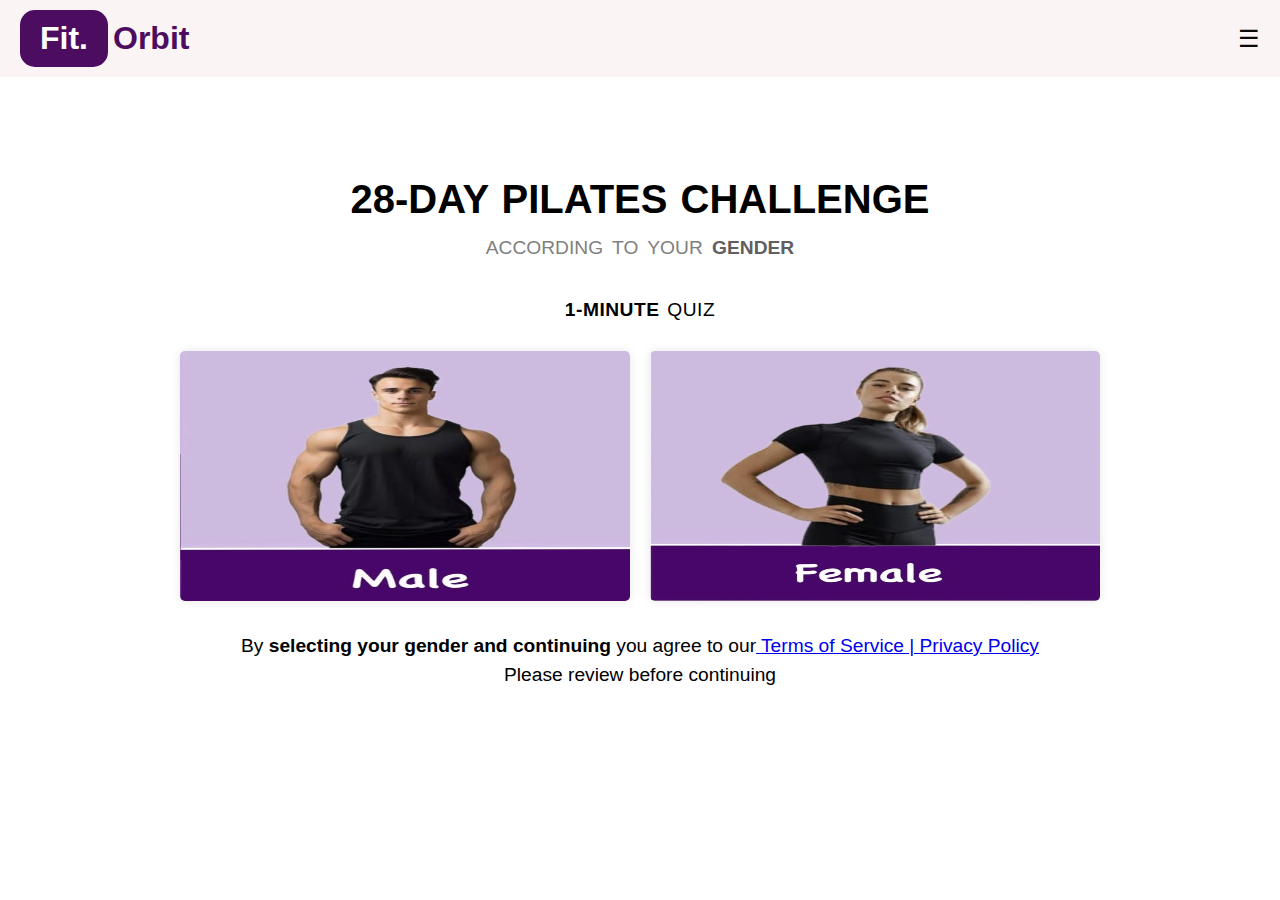
<file: public/index.html>
<!DOCTYPE html>
<html lang="en">
<head>
    <meta charset="UTF-8">
    <meta name="viewport" content="width=device-width, initial-scale=1.0">
    <title>Document</title>
    <link rel="stylesheet" href="style.css">
</head>
<body>
    <nav class="navbar">
        <div class="navbar-brand">
            <a href="#" class="logo-text">
                <span class="logo-fit">Fit.</span><span class="logo-orbit">Orbit</span>
            </a>
        </div>
        <button class="navbar-toggler" id="navbarToggler">
            <span class="navbar-toggler-icon">&#9776;</span>
        </button>
        <div class="navbar-collapse" id="navbarCollapse">
            <button class="close-btn" id="closeBtn">&times;</button> <!-- Added close button here -->
            <ul class="navbar-nav">
                <li id="faq"><a href="#">Docs</a></li>
                <li id="faq1"><a href="#">FAQ</a></li>
                <li id="faq1"><a href="#">Terms and Condition</a></li>
                <!-- <li id="faq1"><a href="#">Privacy Policy</a></li> -->
                <li id="faq1"><a href="#">Subscription Policy</a></li>
                <li id="faq1"><a href="#">Money-Back Policy</a></li>
                <li id="faq1"><a href="#">Contact</a></li>
                <!-- <li id="faq1"><a href="#">e-Privacy Settings</a></li> -->
            </ul>
        </div>
    </nav>
    <main>
        <section class="hero">
            <div class="container">
                <h2>28-DAY PILATES CHALLENGE</h2>
                <p>ACCORDING TO YOUR <b style="color: rgb(96, 94, 94);">GENDER</b></p>
                <p style="color: black;word-spacing: 2px;letter-spacing: 0.5px;"><b>1-MINUTE</b> QUIZ</p>
            </div>
        </section>

        <section class="img-home" style="margin-top: -130px;">
            <div class="container">
                <div class="img_i">
                    <a href="ques_1.html"><img src="./i4.jpg"/></a>
                </div>
                <div class="img_i">
                    <a href="ques_1.html"><img src="./i3.jpg"/></a>
                </div>
            </div>
        </section>

        <footer style="margin-top: -50px;">
            <div class="container">
                <p>By <b>selecting your gender and continuing </b>you agree to our<a href="#"> Terms of Service  |  Privacy Policy</a></p>
                <p style="margin-top: 7px;">Please review before continuing</p>
            </div>
        </footer>
    </main>

    <script src="script.js"></script>

</body>
</html>
</file>
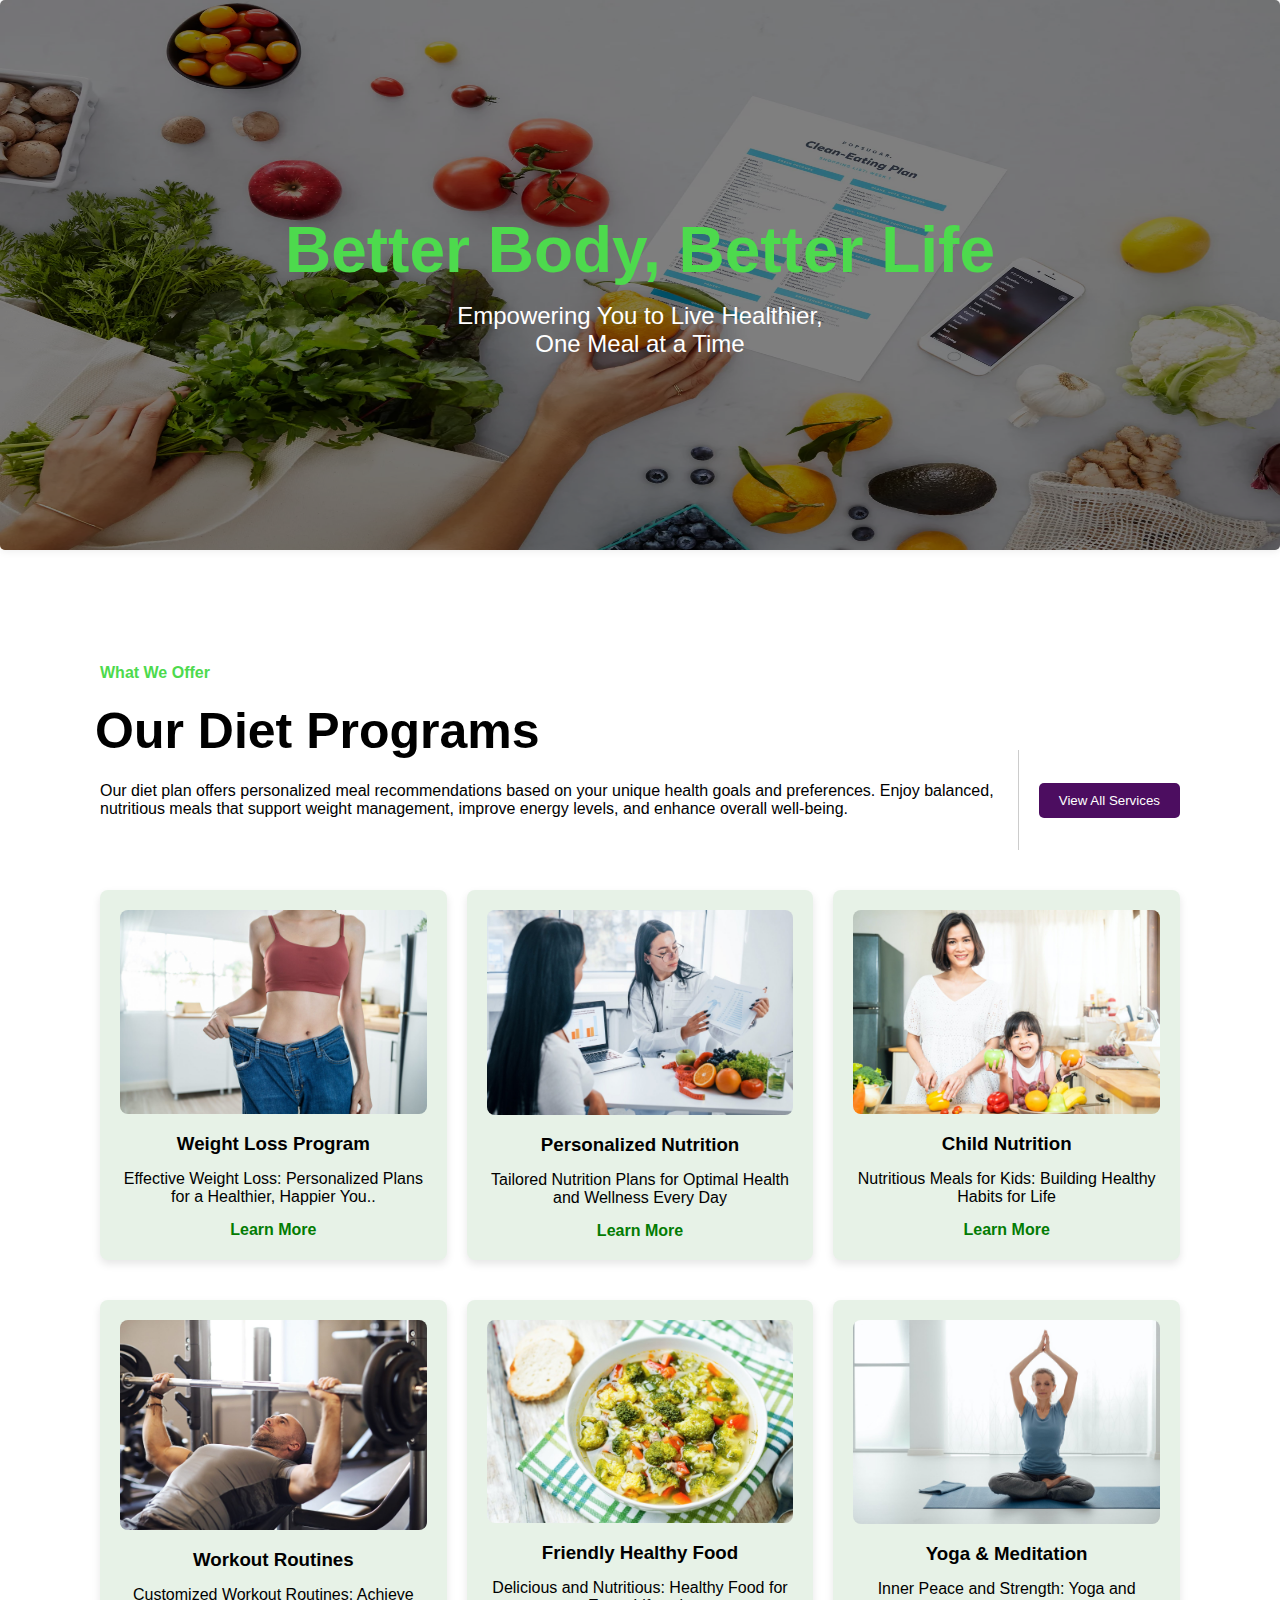
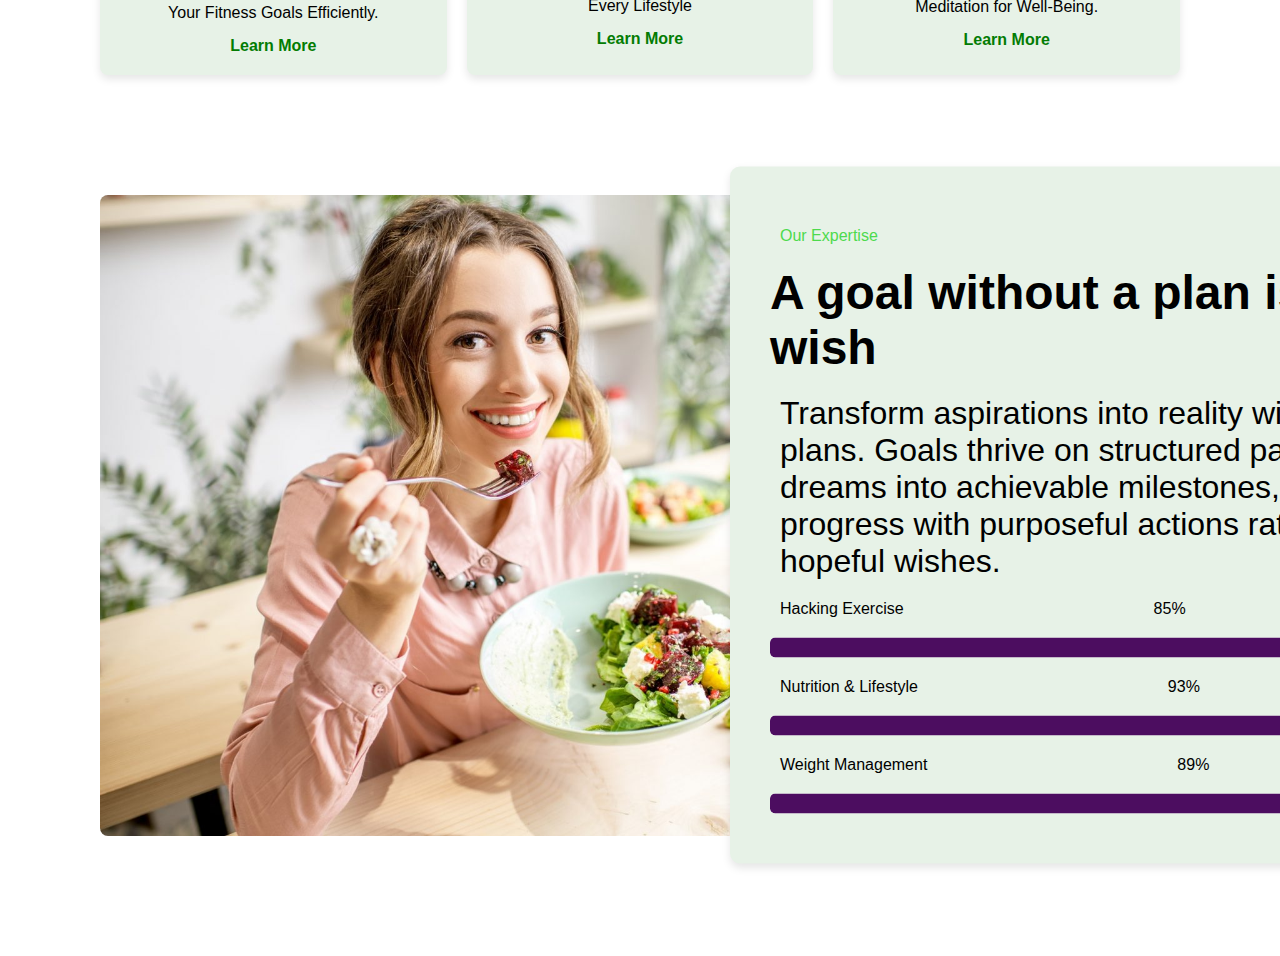
<file: public/Service.html>
<!DOCTYPE html>
<html lang="en">

<head>
    <meta charset="UTF-8">
    <meta name="viewport" content="width=device-width, initial-scale=1.0">
    <title>BetterUs</title>
    <link rel="stylesheet" href="style2.css">
</head>

<body>
    <!-- service -->
    <section class="service">
        <div class="container">
            <div class="service-item">
                <div class="img_wrapper">
                    <img class="img_service" src="i5.webp" />
                    <div class="overlay">
                        <div class="text">
                            <h2>Better Body, Better Life</h2>
                            <p>Empowering You to Live Healthier, <br>One Meal at a Time</p>
                        </div>
                    </div>
                </div>
            </div>

            <div class="service-item">
                <div class="service-item">
                    <div class="section-two">

                        <div class="service-section-two">
                            <p><b style="color:rgb(77, 218, 77); ;">What We Offer</b></p>
                            <h1>Our Diet Programs</h1>
                            <div class="row">
                                <p class="second-p">Our diet plan offers personalized meal recommendations based on your unique health goals and preferences. Enjoy balanced, nutritious meals that support weight management, improve energy levels, and enhance overall well-being.
                                </p>
                                <div class="vertical-line"></div>
                                <button class="service-section-two-btn">View All Services</button>
                            </div>
                        </div>

                        <div class="service-section-two-div">
                            <div class="grid-container">

                                <div class="grid-item">
                                    <img src="i6.jpg" alt="Service 1">
                                    <h3>Weight Loss Program</h3>
                                    <p>Effective Weight Loss: Personalized Plans for a Healthier, Happier You..</p>
                                    <a href="#">Learn More</a>
                                </div>

                                <div class="grid-item">
                                    <img src="i7.jpg" alt="Service 2">
                                    <h3>Personalized Nutrition</h3>
                                    <p>Tailored Nutrition Plans for Optimal Health and Wellness Every Day</p>
                                    <a href="#">Learn More</a>
                                </div>

                                <div class="grid-item">
                                    <img src="i8.jpg" alt="Service 3">
                                    <h3>Child Nutrition</h3>
                                    <p>Nutritious Meals for Kids: Building Healthy Habits for Life</p>
                                    <a href="#">Learn More</a>
                                </div>
                            </div>
                            <div class="grid-container">
                                <div class="grid-item">
                                    <img src="i9.jpg" alt="Service 4">
                                    <h3>Workout Routines</h3>
                                    <p>Customized Workout Routines: Achieve Your Fitness Goals Efficiently.</p>
                                    <a href="#">Learn More</a>
                                </div>

                                <div class="grid-item">
                                    <img src="i10.jpg" alt="Service 5">
                                    <h3>Friendly Healthy Food</h3>
                                    <p>Delicious and Nutritious: Healthy Food for Every Lifestyle</p>
                                    <a href="#">Learn More</a>
                                </div>

                                <div class="grid-item">
                                    <img src="i11.jpg" alt="Service 6">
                                    <h3>Yoga & Meditation</h3>
                                    <p>Inner Peace and Strength: Yoga and Meditation for Well-Being.</p>
                                    <a href="#">Learn More</a>
                                </div>
                            </div>
                        </div>
                    </div>
                </div>
            </div>


            <div class="service-item">
                <div class="service-section-three">
                    <div class="image-container">
                        <img src="i12.jpg" alt="Service Image" class="service-image">
                    </div>
                    <div class="details-container">
                        <p style="color: rgb(77, 218, 77);">Our Expertise</p>
                        <h1>A goal without a plan is just a wish</h1>
                        <p style="font-size: 2rem;">Transform aspirations into reality with strategic plans. Goals thrive on structured paths, turning dreams into achievable milestones, driving progress with purposeful actions rather than mere hopeful wishes.</p>
                        <div class="progress-bar-container">
                            <p style="text-wrap: nowrap;">Hacking Exercise<span style="display: inline;margin-left: 250px; width: 85%;">85%</span></p>
                            <div class="progress-bar">
                                <div class="progress" style="width: 70%;"></div>
                            </div>
                            <p style="text-wrap: nowrap;">Nutrition & Lifestyle<span style="display: inline;margin-left: 250px;">93%</span></p>
                            <div class="progress-bar">
                                <div class="progress" style="width: 93%;"></div>
                            </div>
                            <p style="text-wrap: nowrap;">Weight Management<span style="display: inline;margin-left: 250px;">89%</span></p>
                            <div class="progress-bar">
                                <div class="progress" style="width: 89%;"></div>
                            </div>
                        </div>
                    </div>
                </div>
            </div>


        </div>
    </section>
</body>

</html>
</file>
<file: public/style.css>
/* Resetting some default styles */
body {
    overflow-x: hidden;
  }
* {
    margin: 0;
    padding: 0;
    box-sizing: border-box;
}

body {
    font-family: Arial, sans-serif;
}

/* Navbar styles */
.navbar {
    display: flex;
    justify-content: space-between;
    align-items: center;
    background-color: #faf4f4;
    color: white;
    padding: 10px 20px;
}

.navbar-brand .logo-text {
    display: flex;
    align-items: center;
    text-decoration: none;
}

.navbar-brand .logo-fit {
    display: inline-block;
    padding: 10px 20px;
    background-color: rgb(76, 13, 96);
    color: white;
    border-radius: 15px;
    font-weight: bold;
    font-size: 2rem;
}

.navbar-brand .logo-orbit {
    color: rgb(76, 13, 96);
    font-weight: bold;
    font-size: 2rem;
    margin-left: 5px;
}

.navbar-toggler {
    cursor: pointer;
    background: none;
    border: none;
    font-size: 1.5rem;
    color: rgb(10, 9, 9);
}

.navbar-toggler:focus {
    outline: none;
}

.navbar-toggler-icon {
    display: block;
}

.navbar-collapse {
    position: fixed;
    top: 0;
    right: 0;
    height: 100%;
    width: 300px; /* Adjust width as needed */
    background-color:  rgb(76, 13, 96);
    transform: translateX(100%);
    transition: transform 0.3s ease;
    overflow-y: auto; /* Enable scrolling if content exceeds height */
    padding: 20px; /* Add padding for content */
    z-index: 1000; /* Ensure it appears above other content */
}

.navbar-collapse.active {
    transform: translateX(0);
}

.navbar-nav {
    list-style-type: none;
    padding: 0;
}

.navbar-nav li {
    margin-bottom: 15px;
}

.navbar-nav a {
    color: white;
    text-decoration: none;
    font-size: 1.5rem;
}

.navbar-nav a:hover {
    color: rgb(208, 227, 240);
}
#faq a {
    color: white;
    text-decoration: none;
    font-size: 3rem; /* Adjust font size as needed */
}
#faq1 {
    margin-top: 20px; /* Adjust top margin as needed */
    margin-bottom: 40px; /* Adjust bottom margin as needed */
}

#faq1 a {
    color: white;
    text-decoration: none;
    font-size: 1.2rem; /* Adjust font size as needed */
}

#faq1 a:hover {
    color: #58a;
}
#faq {
    margin-bottom: 50px; /* Add 50px space below the FAQ li */
    border-bottom: 1px solid #ccc; /* Thin gray line */
    padding-bottom:18px; /* Add padding below the line */
    margin-top: 20px;
}

#faq a:hover {
    color: rgb(216, 228, 236);
}
/* Styles for the close button */
.close-btn {
    background: none;
    border: none;
    color: white;
    font-size: 2rem;
    position: absolute;
    top: 10px;
    right: 20px;
    cursor: pointer;
}

.close-btn:focus {
    outline: none;
}

/* main */
.hero {
    background-color: white;
    color:black;
    padding: 100px 0;
    text-align: center;
}

.hero h2 {
    font-size: 2.5rem;
    word-spacing: 2px;
    margin-bottom: 15px;
}

.hero p {
    color: grey;
    word-spacing: 4px;
    font-size: 1.2rem;
    margin-bottom: 40px;
}

/* Image Home Section */
.img-home {
    padding: 20px 0;
    text-align: center;
}

.img-home .container {
    display: flex;
    justify-content: center;
    flex-wrap: wrap;
    align-items: center;
    gap: 20px; 
}

.img-home .img_i {
    flex: 0 1 auto; 
}

.img-home img {
    height: 250px;
    width: 450px;
    border-radius: 5px;
    box-shadow: 0 0 10px rgba(0, 0, 0, 0.1);
    transition: transform 0.3s ease;
}

.img-home img:hover {
    transform: scale(0.95);
}


/* Footer styles */
footer {
    color:black;
    padding: 60px 0;
    text-align: center;
}

footer p {
    font-size: 1.2rem;
}


/* service */

.service .service-item {
    position: relative;
    margin-bottom: 40px;
}

.img-wrapper {
    text-align: center;
    position: relative;
    display: inline-block;
}

.img_service {
    width: 100%;
    height: 350px;
    border-radius: 5px;
    box-shadow: 0 0 10px rgba(0, 0, 0, 0.1);
}

.overlay {
    position: absolute;
    top: 0;
    left: 0;
    width: 100%;
    height: 350px;
    background: rgba(0, 0, 0, 0.5);
    display: flex;
    justify-content: center;
    align-items: center;
    border-radius: 5px;
    padding: 20px;
    box-sizing: border-box;
}

.text {
    text-align: center;
}

.text h2 {
    color:rgb(77, 218, 77);
    font-size: 4rem;
    margin-top: 20px;
}

.text p {
    color: white;
    font-size: 1.5rem;
    margin-top: 15px;
}


.service .service-item {
    margin-bottom: 100px;
}

.section-two {
    display: flex;
    flex-direction: column;
    padding: 0 100px;
}


.service-section-two p {
    margin: 10px 0;
}

.service-section-two h1 {
    margin: 20px -5px -10px; /* Add space above and below the h1 */
    font-size: 50px;
}

.row {
    display: flex;
    justify-content: center;
    align-items: center;
    width: 100%;
}

.second-p {
    flex: 1;
    text-align: left;
    margin-right: 20px;
}

.vertical-line {
    width: 1px;
    height: 100px;
    background-color: #ccc;
    margin: 0 20px;
}

.service-section-two-btn {
    display: inline-block;
    padding: 10px 20px;
    background-color:rgb(76, 13, 96);
    color: #fff;
    text-decoration: none;
    border: none;
    border-radius: 5px;
    transition: background-color 0.3s ease;
    cursor: pointer;
    flex-shrink: 0;
}

.service-section-two-btn:hover {
    background-color:rgb(77, 218, 77);
}


/* Grid Styles */
.image-container {
    position: relative;
    z-index: 1;
}

.grid-container {
    text-align: center;
    display: grid;
    grid-template-columns: repeat(auto-fit, minmax(200px, 1fr));
    gap: 20px;
    margin-top: 40px;
}

.grid-item {
    background-color: rgb(231, 242, 231);
    padding: 20px;
    border-radius: 8px;
    box-shadow: 0 4px 8px rgba(0, 0, 0, 0.1);
    transition: transform 0.3s ease, box-shadow 0.3s ease;
}

.grid-item img {
    width: 100%;
    height: auto;
    border-radius: 8px;
    margin-bottom: 15px;
}

.grid-item p {
    margin: 15px 0;
}

.grid-item a {
    color:rgb(3, 124, 3);
    text-decoration: none;
    font-weight: bold;
}

.grid-item:hover {
    transform: translateY(-10px);
    box-shadow: 0 8px 16px rgba(0, 0, 0, 0.2);
}


/* Section Three */

.service-item .service-section-three {
    position: relative;
    width: 1000px;
    margin: 0 80px;
    padding: 20px;
}

.image-container {
    position: relative;
    z-index: 1;
}

.service-image {
    width: 100%;
    height: auto;
    display: block;
    border-radius: 8px;
}

.service-section-three .details-container {
    position: absolute;
    top: 50%;
    left: 750px;
    transform: translateY(-50%);
    width: 950px;
    background: white;
    padding: 40px;
    box-shadow: 0 4px 8px rgba(0, 0, 0, 0.1);
    z-index: 2;
    text-align: left;
}

.details-container p {
    margin: 20px 0px;
    font-size: 1rem;
}
.details-container h1{
    font-size: 3rem;
}

.progress-bar-container {
    margin-top: 20px;
}

.progress-bar {
    background-color: #f3f3f3;
    border-radius: 5px;
    overflow: hidden;
    margin: 10px 0;
    height: 20px;
}

.progress {
    background-color:rgb(76, 13, 96);
    height: 100%;
    border-radius: 5px;
}

/* Responsive Design */
@media (max-width: 768px) {
    .details-container {
        width: 50%;
        max-width: 400px;
    }
}

@media (max-width: 480px) {
    .details-container {
        width: 100%;
        max-width: 300px;
        right: 0;
    }
}
</file>
<file: public/style2.css>
/* Resetting some default styles */
/* Hide horizontal scrollbar */
body {
    overflow-x: hidden;
  }
  
  /* Ensure all elements fit within the viewport */
  html, body {
    margin: 0;
    padding: 0;
    width: 100%;
  }
  
  /* Example for a container */
  .container {
    width: 100%;
    box-sizing: border-box; /* Includes padding and border in the element's total width */
  }
  
  /* Example for images */
  img {
    max-width: 100%;
    height: auto; /* Maintain aspect ratio */
  }
  

* {
    margin: 0;
    padding: 0;
    box-sizing: border-box;
}

body {
    font-family: Arial, sans-serif;
}

/* Navbar styles */
.navbar {
    display: flex;
    justify-content: space-between;
    align-items: center;
    background-color: #faf4f4;
    color: white;
    padding: 10px 20px;
}

.navbar-brand .logo-text {
    display: flex;
    align-items: center;
    text-decoration: none;
}

.navbar-brand .logo-fit {
    display: inline-block;
    padding: 10px 20px;
    background-color: rgb(76, 13, 96);
    color: white;
    border-radius: 15px;
    font-weight: bold;
    font-size: 2rem;
}

.navbar-brand .logo-orbit {
    color: rgb(76, 13, 96);
    font-weight: bold;
    font-size: 2rem;
    margin-left: 5px;
}

.navbar-toggler {
    cursor: pointer;
    background: none;
    border: none;
    font-size: 1.5rem;
    color: rgb(10, 9, 9);
}

.navbar-toggler:focus {
    outline: none;
}

.navbar-toggler-icon {
    display: block;
}

.navbar-collapse {
    position: fixed;
    top: 0;
    right: 0;
    height: 100%;
    width: 300px; /* Adjust width as needed */
    background-color:  rgb(76, 13, 96);
    transform: translateX(100%);
    transition: transform 0.3s ease;
    overflow-y: auto; /* Enable scrolling if content exceeds height */
    padding: 20px; /* Add padding for content */
    z-index: 1000; /* Ensure it appears above other content */
}

.navbar-collapse.active {
    transform: translateX(0);
}

.navbar-nav {
    list-style-type: none;
    padding: 0;
}

.navbar-nav li {
    margin-bottom: 15px;
}

.navbar-nav a {
    color: white;
    text-decoration: none;
    font-size: 1.5rem;
}

.navbar-nav a:hover {
    color: rgb(208, 227, 240);
}
#faq a {
    color: white;
    text-decoration: none;
    font-size: 3rem; /* Adjust font size as needed */
}
#faq1 {
    margin-top: 20px; /* Adjust top margin as needed */
    margin-bottom: 40px; /* Adjust bottom margin as needed */
}

#faq1 a {
    color: white;
    text-decoration: none;
    font-size: 1.2rem; /* Adjust font size as needed */
}

#faq1 a:hover {
    color: #58a;
}
#faq {
    margin-bottom: 50px; /* Add 50px space below the FAQ li */
    border-bottom: 1px solid #ccc; /* Thin gray line */
    padding-bottom:18px; /* Add padding below the line */
    margin-top: 20px;
}

#faq a:hover {
    color: rgb(216, 228, 236);
}
/* Styles for the close button */
.close-btn {
    background: none;
    border: none;
    color: white;
    font-size: 2rem;
    position: absolute;
    top: 10px;
    right: 20px;
    cursor: pointer;
}

.close-btn:focus {
    outline: none;
}

/* main */
.hero {
    background-color: white;
    color:black;
    padding: 100px 0;
    text-align: center;
}

.hero h2 {
    font-size: 2.5rem;
    word-spacing: 2px;
    margin-bottom: 15px;
}

.hero p {
    color: grey;
    word-spacing: 4px;
    font-size: 1.2rem;
    margin-bottom: 40px;
}

/* Image Home Section */
.img-home {
    padding: 20px 0;
    text-align: center;
}

.img-home .container {
    display: flex;
    justify-content: center;
    flex-wrap: wrap;
    align-items: center;
    gap: 20px; 
}

.img-home .img_i {
    flex: 0 1 auto; 
}

.img-home img {
    height: 250px;
    width: 450px;
    border-radius: 5px;
    box-shadow: 0 0 10px rgba(0, 0, 0, 0.1);
    transition: transform 0.3s ease;
}

.img-home img:hover {
    transform: scale(0.95);
}


/* Footer styles */
footer {
    color:black;
    padding: 60px 0;
    text-align: center;
}

footer p {
    font-size: 1.2rem;
}


/* service */

.service .service-item {
    position: relative;
    margin-bottom: 40px;
}

.img-wrapper {
    text-align: center;
    position: relative;
    display: inline-block;
}

.img_service {
    width: 100%;
    height: 550px;
    border-radius: 5px;
    box-shadow: 0 0 10px rgba(0, 0, 0, 0.1);
}

.overlay {
    position: absolute;
    top: 0;
    left: 0;
    width: 100%;
    height: 550px;
    background: rgba(0, 0, 0, 0.5);
    display: flex;
    justify-content: center;
    align-items: center;
    border-radius: 5px;
    padding: 20px;
    box-sizing: border-box;
}

.text {
    text-align: center;
}

.text h2 {
    color:rgb(77, 218, 77);
    font-size: 4rem;
    margin-top: 20px;
}

.text p {
    color: white;
    font-size: 1.5rem;
    margin-top: 15px;
}


.service .service-item {
    margin-bottom: 100px;
}

.section-two {
    display: flex;
    flex-direction: column;
    padding: 0 100px;
}


.service-section-two p {
    margin: 10px 0;
}

.service-section-two h1 {
    margin: 20px -5px -10px; /* Add space above and below the h1 */
    font-size: 50px;
}

.row {
    display: flex;
    justify-content: center;
    align-items: center;
    width: 100%;
}

.second-p {
    flex: 1;
    text-align: left;
    margin-right: 20px;
}

.vertical-line {
    width: 1px;
    height: 100px;
    background-color: #ccc;
    margin: 0 20px;
}

.service-section-two-btn {
    display: inline-block;
    padding: 10px 20px;
    background-color:rgb(76, 13, 96);
    color: #fff;
    text-decoration: none;
    border: none;
    border-radius: 5px;
    transition: background-color 0.3s ease;
    cursor: pointer;
    flex-shrink: 0;
}

.service-section-two-btn:hover {
    background-color:rgb(77, 218, 77);
}


/* Grid Styles */
.image-container {
    position: relative;
    z-index: 1;
}

.grid-container {
    text-align: center;
    display: grid;
    grid-template-columns: repeat(auto-fit, minmax(200px, 1fr));
    gap: 20px;
    margin-top: 40px;
}

.grid-item {
    background-color: rgb(231, 242, 231);
    padding: 20px;
    border-radius: 8px;
    box-shadow: 0 4px 8px rgba(0, 0, 0, 0.1);
    transition: transform 0.3s ease, box-shadow 0.3s ease;
}

.grid-item img {
    width: 100%;
    height: auto;
    border-radius: 8px;
    margin-bottom: 15px;
}

.grid-item p {
    margin: 15px 0;
}

.grid-item a {
    color:rgb(3, 124, 3);
    text-decoration: none;
    font-weight: bold;
}

.grid-item:hover {
    transform: translateY(-10px);
    box-shadow: 0 8px 16px rgba(0, 0, 0, 0.2);
}


/* Section Three */

.service-item .service-section-three {
    position: relative;
    width: 1000px;
    margin: 0 80px;
    padding: 20px;
}

.image-container {
    position: relative;
    z-index: 1;
}

.service-image {
    width: 100%;
    height: auto;
    display: block;
    border-radius: 8px;
}

.service-section-three .details-container {
    position: absolute;
    top: 50%;
    left: 650px;
    transform: translateY(-50%);
    width: 830px;
    background: rgb(231, 242, 231);
    padding: 40px;
    box-shadow: 0 4px 8px rgba(0, 0, 0, 0.1);
    z-index: 2;
    text-align: left;
    border-radius: 10px;
}

.details-container p {
    margin: 20px 10px;
    font-size: 1rem;
}
.details-container h1{
    font-size: 3rem;
}

.progress-bar-container {
    margin-top: 20px;
}

.progress-bar {
    background-color: #f3f3f3;
    border-radius: 5px;
    overflow: hidden;
    margin: 10px 0;
    height: 20px;
}

.progress {
    background-color:rgb(76, 13, 96);
    height: 100%;
    border-radius: 5px;
}

/* Responsive Design */
@media (max-width: 768px) {
    .details-container {
        width: 50%;
        max-width: 400px;
    }
}

@media (max-width: 480px) {
    .details-container {
        width: 100%;
        max-width: 300px;
        right: 0;
    }
}
</file>
